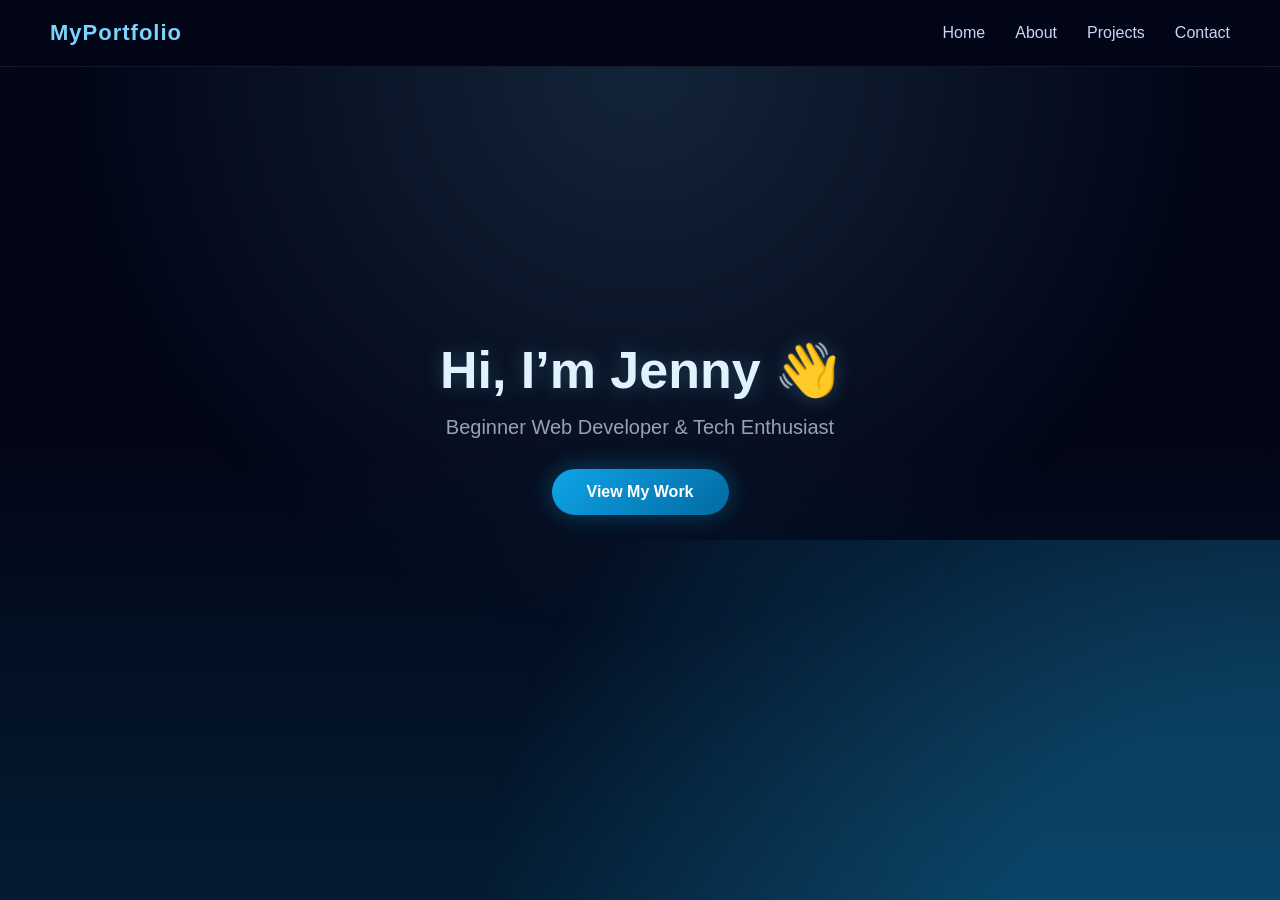
<file: index.html>
<!DOCTYPE html>
<html lang="en">
<head>
  <meta charset="UTF-8">
  <title>My Portfolio</title>
  <link rel="stylesheet" href="style.css">
</head>
<body>

  <nav>
    <h2 class="logo">MyPortfolio</h2>
    <ul>
      <li><a href="index.html">Home</a></li>
      <li><a href="about.html">About</a></li>
      <li><a href="projects.html">Projects</a></li>
      <li><a href="contact.html">Contact</a></li>
    </ul>
  </nav>

  <section class="hero">
    <h1>Hi, I’m Jenny 👋</h1>
    <p>Beginner Web Developer & Tech Enthusiast</p>
    <a class="btn" href="projects.html">View My Work</a>
  </section>

  <!-- Stormy Waves -->
<div class="waves">
  <div class="wave wave1"></div>
  <div class="wave wave2"></div>
  <div class="wave wave3"></div>
</div>

<script src="script.js"></script>

</body>
</html>
</file>
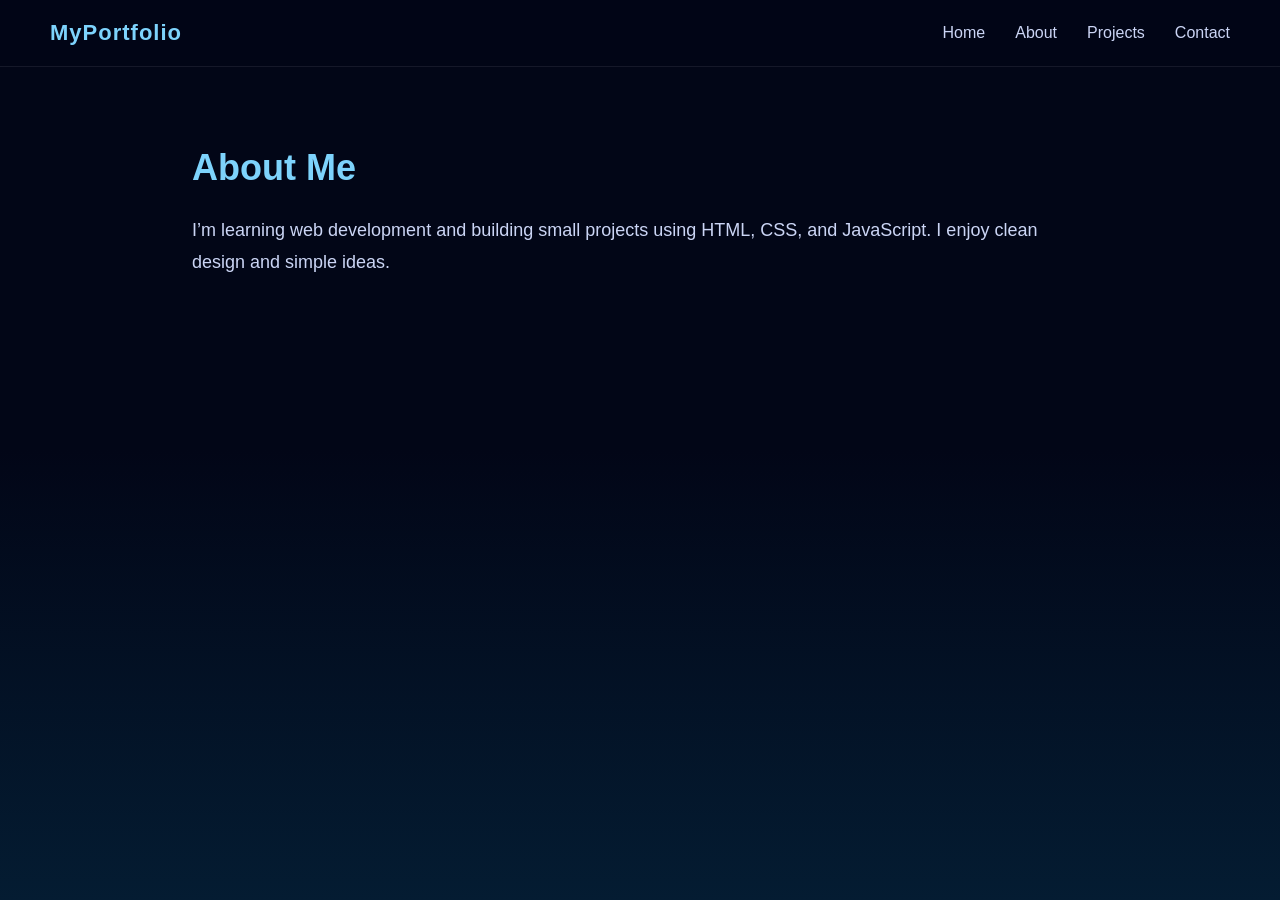
<file: about.html>
<!DOCTYPE html>
<html lang="en">
<head>
  <meta charset="UTF-8">
  <title>About Me</title>
  <link rel="stylesheet" href="style.css">
</head>
<body>

  <nav>
    <h2 class="logo">MyPortfolio</h2>
    <ul>
      <li><a href="index.html">Home</a></li>
      <li><a href="about.html">About</a></li>
      <li><a href="projects.html">Projects</a></li>
      <li><a href="contact.html">Contact</a></li>
    </ul>
  </nav>

  <section class="content">
    <h1>About Me</h1>
    <p>
      I’m learning web development and building small projects using
      HTML, CSS, and JavaScript. I enjoy clean design and simple ideas.
    </p>
  </section>

</body>
</html>
</file>
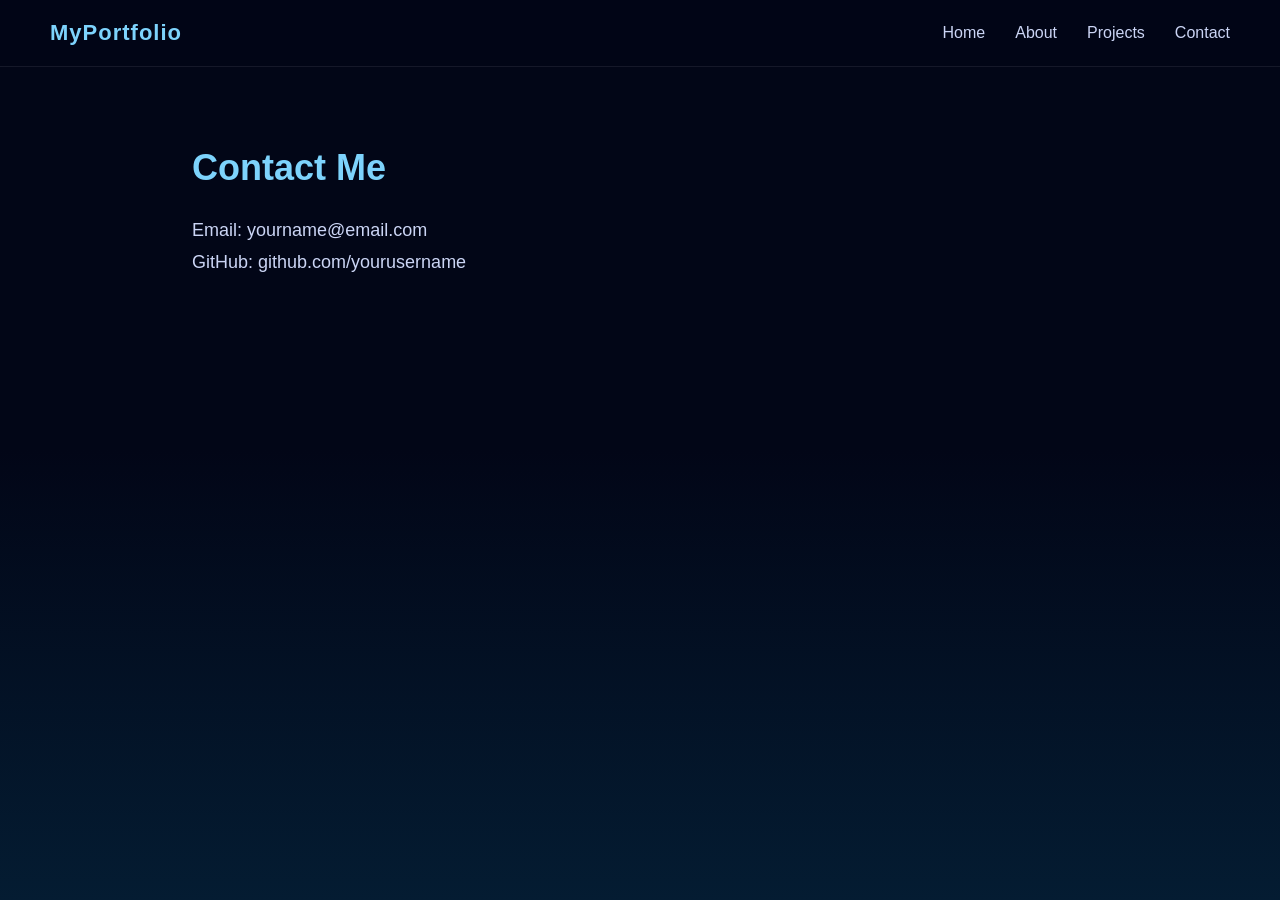
<file: contact.html>
<!DOCTYPE html>
<html lang="en">
<head>
  <meta charset="UTF-8">
  <title>Contact</title>
  <link rel="stylesheet" href="style.css">
</head>
<body>

  <nav>
    <h2 class="logo">MyPortfolio</h2>
    <ul>
      <li><a href="index.html">Home</a></li>
      <li><a href="about.html">About</a></li>
      <li><a href="projects.html">Projects</a></li>
      <li><a href="contact.html">Contact</a></li>
    </ul>
  </nav>

  <section class="content">
    <h1>Contact Me</h1>
    <p>Email: yourname@email.com</p>
    <p>GitHub: github.com/yourusername</p>
  </section>

</body>
</html>
</file>
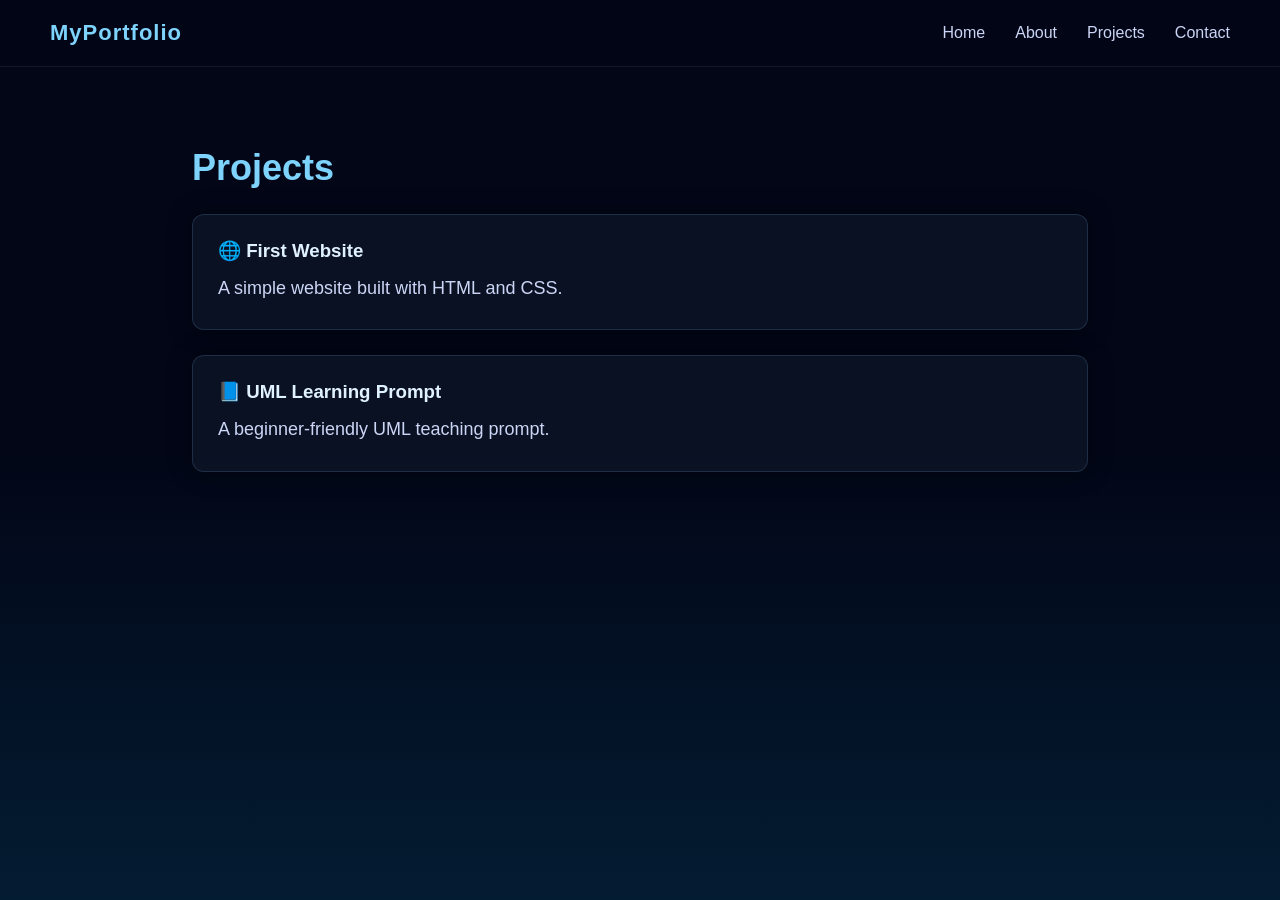
<file: projects.html>
<!DOCTYPE html>
<html lang="en">
<head>
  <meta charset="UTF-8">
  <title>My Projects</title>
  <link rel="stylesheet" href="style.css">
</head>
<body>

  <nav>
    <h2 class="logo">MyPortfolio</h2>
    <ul>
      <li><a href="index.html">Home</a></li>
      <li><a href="about.html">About</a></li>
      <li><a href="projects.html">Projects</a></li>
      <li><a href="contact.html">Contact</a></li>
    </ul>
  </nav>

  <section class="content">
    <h1>Projects</h1>

    <div class="project">
      <h3>🌐 First Website</h3>
      <p>A simple website built with HTML and CSS.</p>
    </div>

    <div class="project">
      <h3>📘 UML Learning Prompt</h3>
      <p>A beginner-friendly UML teaching prompt.</p>
    </div>

  </section>

</body>
</html>
</file>
<file: style.css>
/* 🌊 Stormy Sea Theme */

* {
  margin: 0;
  padding: 0;
  box-sizing: border-box;
}

body {
  font-family: "Segoe UI", Tahoma, sans-serif;
  background: linear-gradient(180deg, #020617, #020617, #041c32);
  color: #e5e7eb;
  min-height: 100vh;
}

/* Navigation */
nav {
  display: flex;
  justify-content: space-between;
  align-items: center;
  padding: 20px 50px;
  background: rgba(2, 6, 23, 0.8);
  backdrop-filter: blur(8px);
  border-bottom: 1px solid rgba(255, 255, 255, 0.08);
}

.logo {
  font-size: 22px;
  color: #7dd3fc;
  letter-spacing: 1px;
}

nav ul {
  list-style: none;
  display: flex;
  gap: 30px;
}

nav a {
  text-decoration: none;
  color: #cbd5f5;
  transition: color 0.3s;
}

nav a:hover {
  color: #7dd3fc;
}

/* Hero Section */
.hero {
  height: 80vh;
  display: flex;
  flex-direction: column;
  justify-content: center;
  align-items: center;
  text-align: center;
  background:
    radial-gradient(circle at top, rgba(125, 211, 252, 0.15), transparent 60%);
}

.hero h1 {
  font-size: 52px;
  color: #e0f2fe;
  text-shadow: 0 0 20px rgba(125, 211, 252, 0.25);
}

.hero p {
  margin-top: 15px;
  font-size: 20px;
  color: #94a3b8;
}

/* Button */
.btn {
  margin-top: 30px;
  padding: 14px 35px;
  border-radius: 30px;
  background: linear-gradient(135deg, #0ea5e9, #0369a1);
  color: white;
  text-decoration: none;
  font-weight: bold;
  box-shadow: 0 0 25px rgba(14, 165, 233, 0.35);
  transition: transform 0.3s, box-shadow 0.3s;
}

.btn:hover {
  transform: translateY(-4px);
  box-shadow: 0 0 40px rgba(14, 165, 233, 0.6);
}

/* Content Sections */
.content {
  padding: 80px 15%;
}

.content h1 {
  color: #7dd3fc;
  margin-bottom: 25px;
  font-size: 36px;
}

.content p {
  font-size: 18px;
  line-height: 1.8;
  color: #cbd5f5;
}

/* Projects */
.project {
  background: rgba(15, 23, 42, 0.7);
  border: 1px solid rgba(125, 211, 252, 0.15);
  padding: 25px;
  border-radius: 12px;
  margin-bottom: 25px;
  box-shadow: 0 0 25px rgba(0, 0, 0, 0.4);
  transition: transform 0.3s, border 0.3s;
}

.project:hover {
  transform: translateY(-6px);
  border-color: #7dd3fc;
}

.project h3 {
  color: #e0f2fe;
  margin-bottom: 10px;
}

/* Footer vibe (optional) */
footer {
  text-align: center;
  padding: 25px;
  font-size: 14px;
  color: #64748b;
}


/* 🌊 Moving Storm Waves */

.waves {
  position: fixed;
  bottom: 0;
  left: 0;
  width: 100%;
  height: 40vh;
  overflow: hidden;
  pointer-events: none;
  z-index: -1;
}

.wave {
  position: absolute;
  bottom: 0;
  width: 200%;
  height: 100%;
  background-repeat: repeat-x;
  opacity: 0.15;
  animation: waveMove linear infinite;
}

.wave1 {
  background: radial-gradient(circle at 50% 120%, #38bdf8 20%, transparent 60%);
  animation-duration: 40s;
}

.wave2 {
  background: radial-gradient(circle at 50% 120%, #0ea5e9 20%, transparent 60%);
  animation-duration: 60s;
  opacity: 0.1;
}

.wave3 {
  background: radial-gradient(circle at 50% 120%, #0284c7 20%, transparent 60%);
  animation-duration: 90s;
  opacity: 0.08;
}

@keyframes waveMove {
  from {
    transform: translateX(0);
  }
  to {
    transform: translateX(-50%);
  }
}

/* ⚡ Lightning flash */
body.lightning::after {
  content: "";
  position: fixed;
  inset: 0;
  background: rgba(180, 220, 255, 0.08);
  pointer-events: none;
  z-index: 10;
}
</file>
